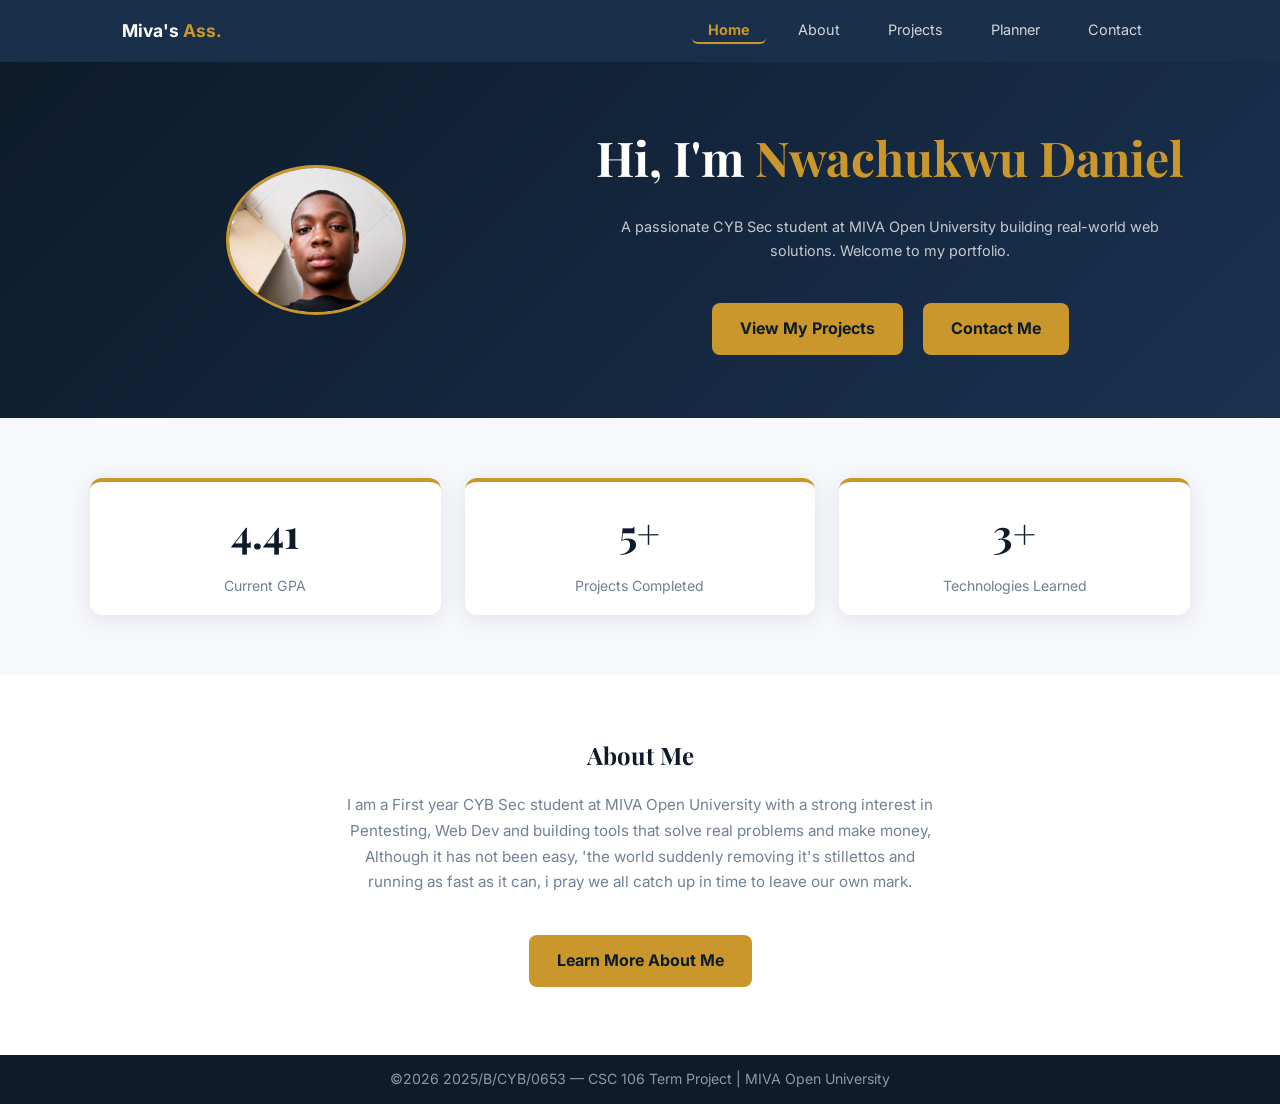
<file: index.html>
<!DOCTYPE html>
<html lang="en">
<head>
  <meta charset="UTF-8" />
  <meta name="viewport" content="width=device-width, initial-scale=1.0" />
  <title>Miva's Ass</title>
  <link rel="stylesheet" href="styles.css" />
</head>
<body>

  <nav>
    <div class="nav-inner">
      <a href="index.html" class="nav-logo">Miva's <span>Ass.</span></a>

      <button class="nav-toggle" id="navToggle" aria-label="Toggle menu">
      ☰
    </button>

      <ul class="nav-links" id="navLinks">
        <li><a href="index.html">Home</a></li>
        <li><a href="about.html">About</a></li>
        <li><a href="projects.html">Projects</a></li>
        <li><a href="planner.html">Planner</a></li>
        <li><a href="contact.html">Contact</a></li>
      </ul>
    </div>
  </nav>
<header class="hero">
    <div class="hero-inner">
      <img 
        src="photo.jpg" 
        alt="My mother's child"
        class="hero-photo"
      />
      <div class="hero-content">
        <h1>Hi, I'm <span>Nwachukwu Daniel</span></h1>
        <p>A passionate CYB Sec student at MIVA Open University
           building real-world web solutions. Welcome to my portfolio.</p>
        <a href="projects.html" class="btn">View My Projects</a>
        <a href="contact.html" class="btn">Contact Me</a>
      </div>
    </div>
  </header>
  <main>
    <section class="stats">
      <div class="container">
        <div class="stats-grid">

          <div class="stat-card">
            <div class="number">4.41</div>
            <div class="label">Current GPA</div>
          </div>

          <div class="stat-card">
            <div class="number">5+</div>
            <div class="label">Projects Completed</div>
          </div>

          <div class="stat-card">
            <div class="number">3+</div>
            <div class="label">Technologies Learned</div>
          </div>

        </div>
      </div>
    </section>
    <section class="bio">
      <div class="container">
        <h2>About Me</h2>
        <p>
          I am a First year CYB Sec student at MIVA Open University 
          with a strong interest in Pentesting, Web Dev and building tools that 
          solve real problems and make money, Although it has not been easy, 'the world suddenly removing it's stillettos and running as fast as it can, i pray we all catch up in time to leave our own mark. 
        </p>
        <a href="about.html" class="btn">Learn More About Me</a>
      </div>
    </section>
  </main>
  <footer>
    <p>&copy;2026 2025/B/CYB/0653 — CSC 106 Term Project | MIVA Open University</p>
  </footer>
  <script src="main.js"></script>
</body>
</html>
</file>
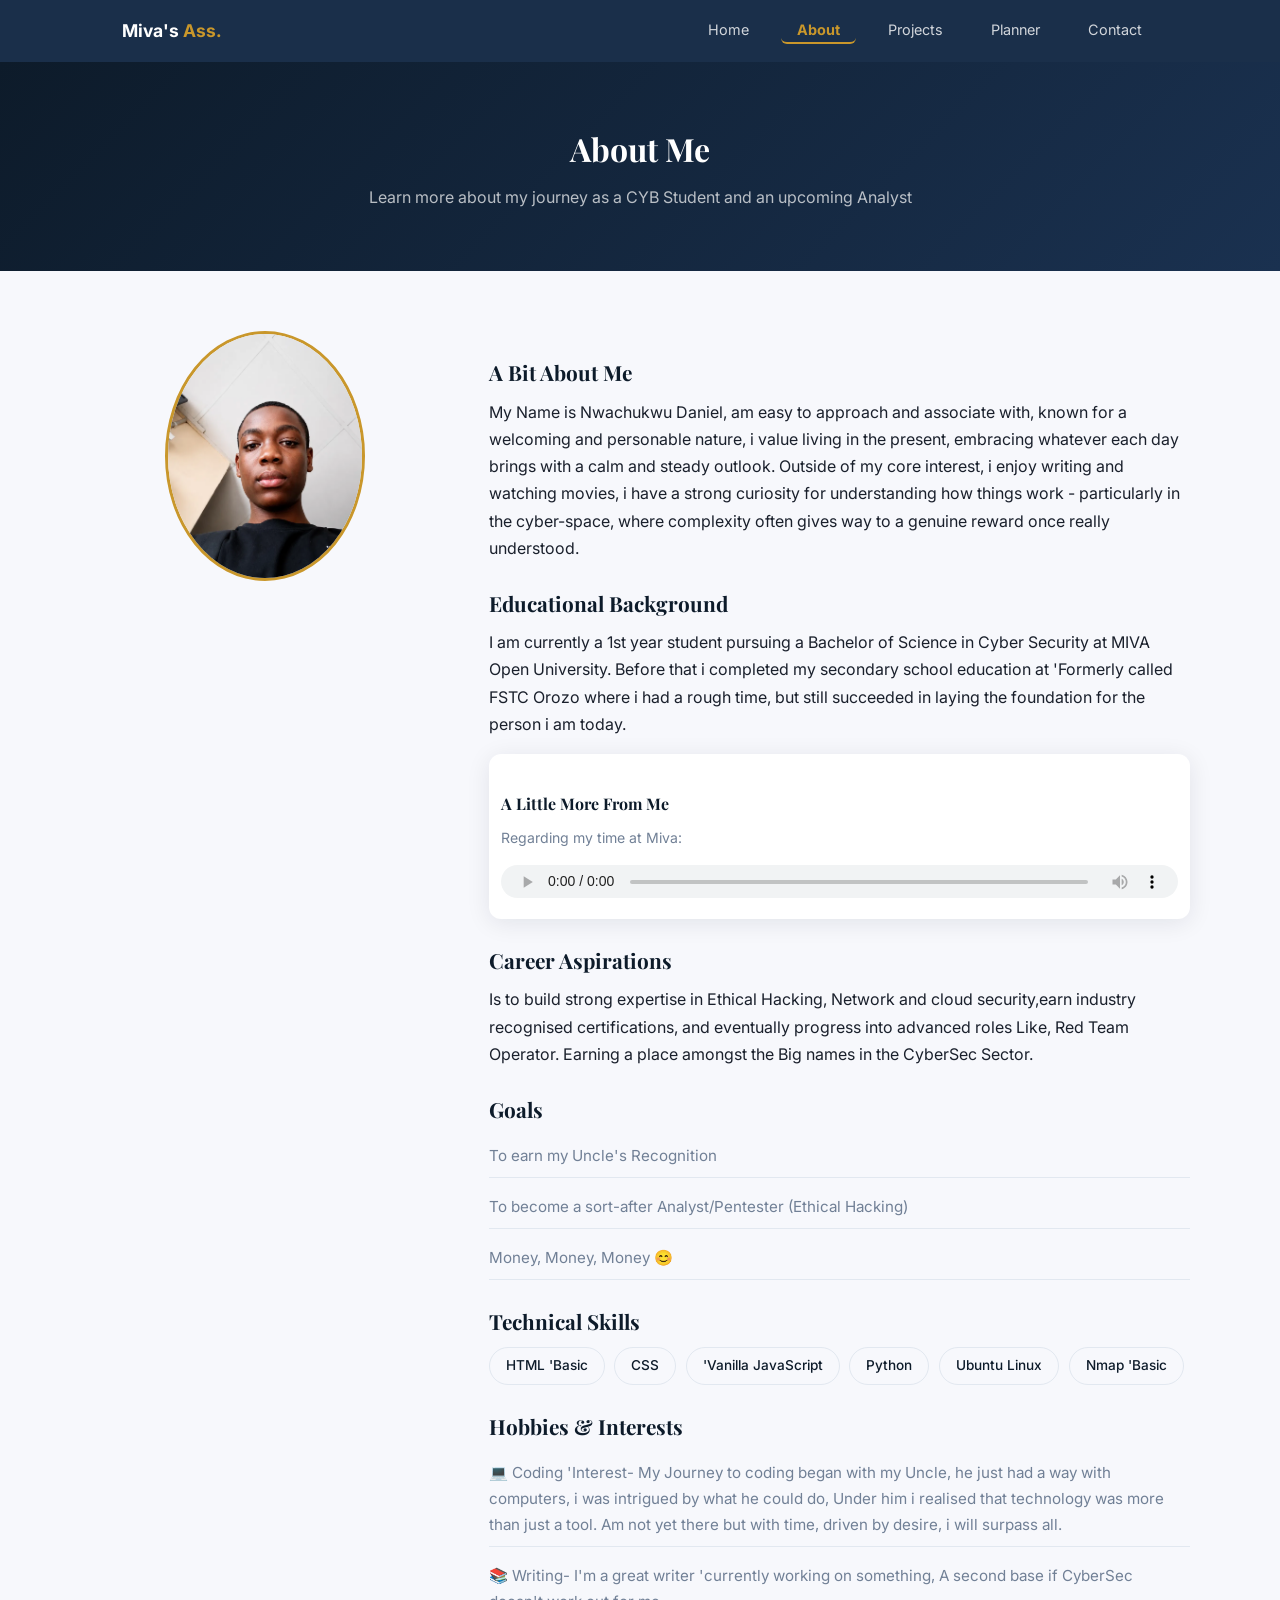
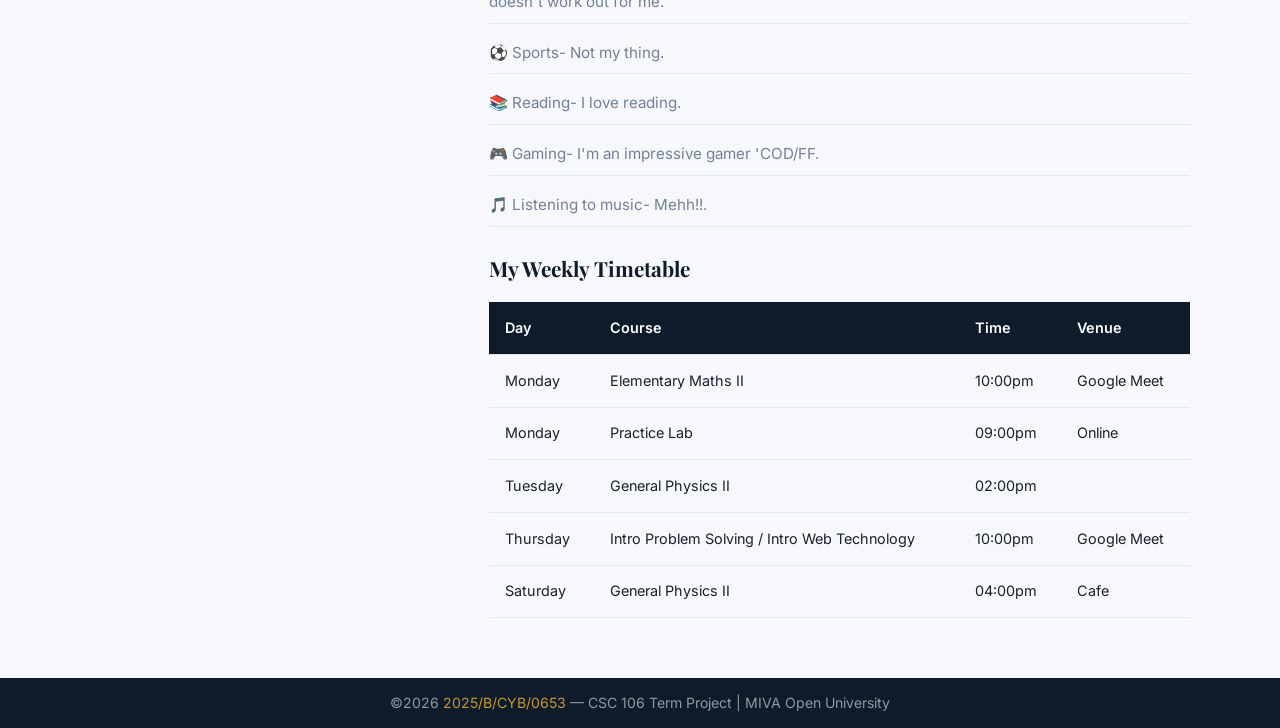
<file: about.html>
<!DOCTYPE html>
<html lang="en">
<head>
  <meta charset="UTF-8" />
  <meta name="viewport" content="width=device-width, initial-scale=1.0" />
  <title>About Me | 2025/B/CYB/0653</title>
  <link rel="stylesheet" href="styles.css" />
</head>
<body>

  <nav>
    <div class="nav-inner">
      <a href="index.html" class="nav-logo">Miva's <span>Ass.</span></a>

       <button class="nav-toggle" id="navToggle" aria-label="Toggle menu">
      ☰
    </button>

      <ul class="nav-links" id="navLinks">
        <li><a href="index.html">Home</a></li>
        <li><a href="about.html">About</a></li>
        <li><a href="projects.html">Projects</a></li>
        <li><a href="planner.html">Planner</a></li>
        <li><a href="contact.html">Contact</a></li>
      </ul>
    </div>
  </nav>
  <header class="page-hero">
    <div class="container">
      <h1>About Me</h1>
      <p>Learn more about my journey as a CYB Student and an upcoming Analyst</p>
    </div>
  </header>
  <main>
    <section class="about-section">
      <div class="container">
        <div class="about-grid">

          <!-- Your Photo -->
          <div class="about-photo-side">
            <img 
              src="photo.jpg" 
              alt="My Mother's Child"
              class="about-photo"
            />
          </div>

          <!-- Your Info -->
          <div class="about-info">

            <h2> A Bit About Me </h2>
            <p>
              My Name is Nwachukwu Daniel, am easy to approach and associate with, known for a welcoming and personable nature, i value living in the present, embracing whatever each day brings with a calm and steady outlook. Outside of my core interest, i enjoy writing and watching movies, i have a strong curiosity for understanding how things work - particularly in the cyber-space, where complexity often gives way to a genuine reward once really understood.
            </p>

            <h2>Educational Background</h2>
            <p>
              I am currently a 1st year student pursuing a Bachelor of 
              Science in Cyber Security at MIVA Open University. Before that i completed my secondary school education at 'Formerly called FSTC Orozo where i had a rough time, but still succeeded in laying the foundation for the person i am today.
            </p>
            <div class="audio-section">
              <h2>A Little More From Me</h2>
              <p>Regarding my time at Miva:</p>
              <audio controls>
                <source src="audio.m4a" type="audio/mp4" />
                Your browser does not support the audio element.
              </audio>
            </div>

            <h2>Career Aspirations</h2>
            <p>
              Is to build strong expertise in Ethical Hacking, Network and cloud security,earn industry recognised certifications, and eventually progress into advanced roles Like, Red Team Operator. 
              Earning a place amongst the Big names in the CyberSec Sector.
            </p>

           <h2>Goals</h2>
<ul class="hobby-list">
  <li>To earn my Uncle's Recognition</li>
  <li>To become a sort-after Analyst/Pentester (Ethical Hacking)</li>
  <li>Money, Money, Money 😊</li>
</ul>

           <h2>Technical Skills</h2>
            <ul class="skills-list">
              <li class="skill-tag">HTML 'Basic</li>
              <li class="skill-tag">CSS</li>
              <li class="skill-tag">'Vanilla JavaScript</li>
              <li class="skill-tag">Python</li>
              <li class="skill-tag">Ubuntu Linux</li>
              <li class="skill-tag">Nmap 'Basic </li>
            </ul>

            <h2>Hobbies & Interests</h2>
            <ul class="hobby-list">
              <li>💻 Coding 'Interest- My Journey to coding began with my Uncle, he just had a way with computers, i was intrigued by what he could do, Under him i realised that technology was more than just a tool. Am not yet there but with time, driven by desire, i will surpass all. </li>
              <li>📚 Writing- I'm a great writer 'currently working on something, A second base if CyberSec doesn't work out for me.</li>
              <li>⚽ Sports- Not my thing.</li>
              <li>📚 Reading- I love reading.</li>
              <li>🎮 Gaming- I'm an impressive gamer 'COD/FF. </li>
              <li>🎵 Listening to music- Mehh!!.</li>
            </ul>

            <h2>My Weekly Timetable</h2>
            <table class="achievements-table">
              <thead>
                <tr>
                  <th>Day</th>
                  <th>Course</th>
                  <th>Time</th>
                  <th>Venue</th>
                </tr>
              </thead>
              <tbody>
  <tr>
    <td>Monday</td>
    <td>Elementary Maths II</td>
    <td>10:00pm</td>
    <td>Google Meet</td>
  </tr>
  <tr>
    <td>Monday</td>
    <td>Practice Lab</td>
    <td>09:00pm</td>
    <td>Online</td>
  </tr>
  <tr>
    <td>Tuesday</td>
    <td>General Physics II</td>
    <td>02:00pm</td>
    <td></td>
  </tr>
  <tr>
    <td>Thursday</td>
    <td>Intro Problem Solving / Intro Web Technology</td>
    <td>10:00pm</td>
    <td>Google Meet</td>
  </tr>
  <tr>
    <td>Saturday</td>
    <td>General Physics II</td>
    <td>04:00pm</td>
    <td>Cafe</td>
  </tr>
</tbody>
            </table>

          </div>

        </div>
      </div>
    </section>
  </main>

  <footer>
    <p>&copy;2026 <span>2025/B/CYB/0653</span> — CSC 106 Term Project | MIVA Open University</p>
  </footer>

  <script src="main.js"></script>
</body>
</html>
</file>
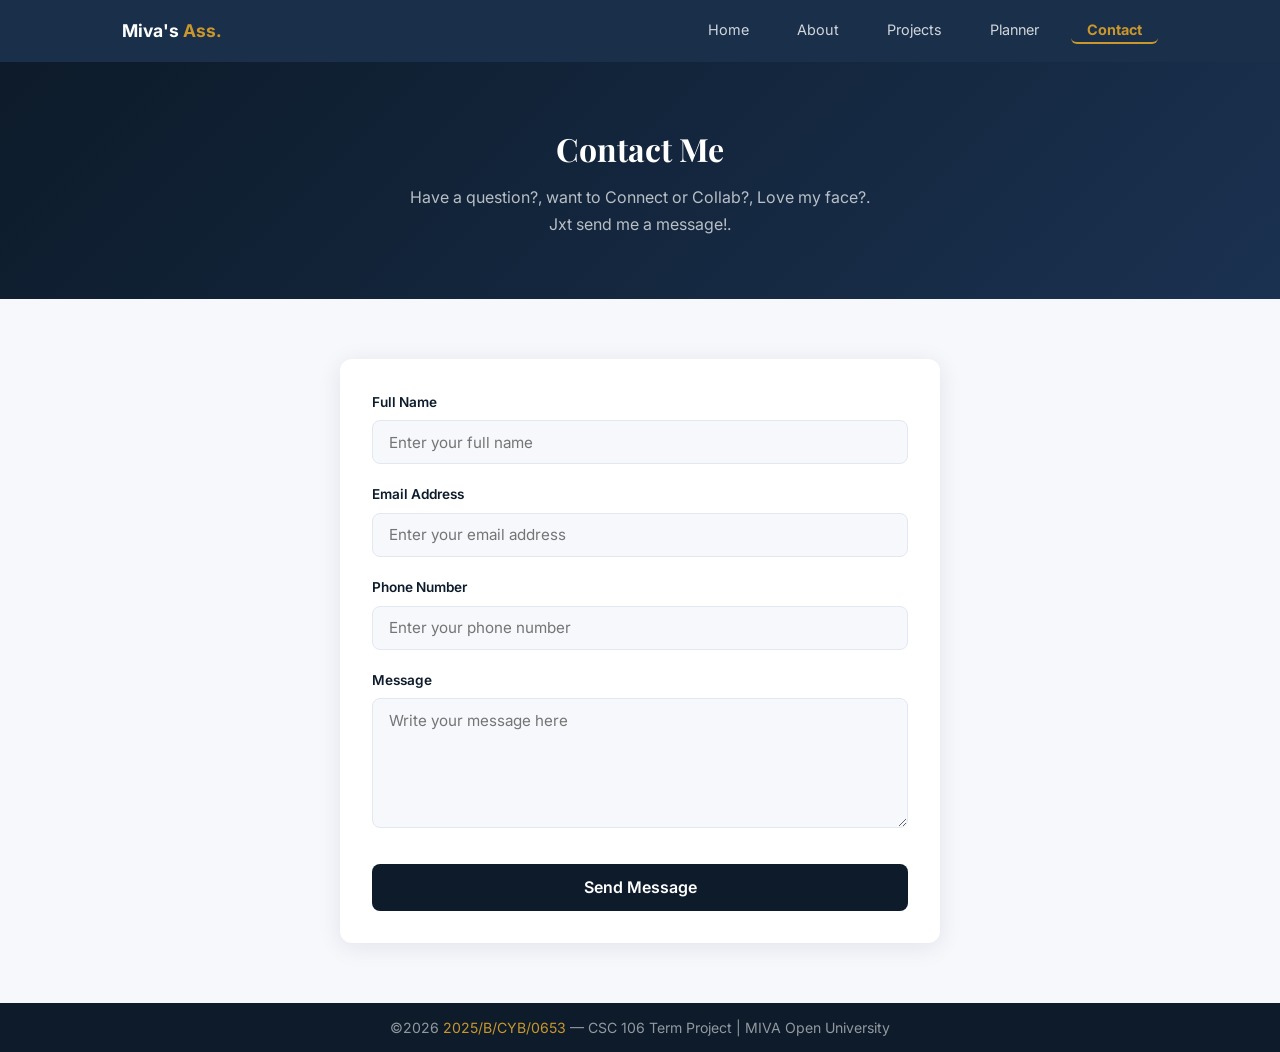
<file: contact.html>
<!DOCTYPE html>
<html lang="en">
<head>
  <meta charset="UTF-8" />
  <meta name="viewport" content="width=device-width, initial-scale=1.0" />
  <title>Contact | 2025/B/CYB/0653</title>
  <link rel="stylesheet" href="styles.css" />
</head>
<body>

  <nav>
    <div class="nav-inner">
      <a href="index.html" class="nav-logo">Miva's <span>Ass.</span></a>

       <button class="nav-toggle" id="navToggle" aria-label="Toggle menu">
      ☰
    </button>

      <ul class="nav-links" id="navLinks">
        <li><a href="index.html">Home</a></li>
        <li><a href="about.html">About</a></li>
        <li><a href="projects.html">Projects</a></li>
        <li><a href="planner.html">Planner</a></li>
        <li><a href="contact.html">Contact</a></li>
      </ul>
    </div>
  </nav>

  <header class="page-hero">
    <div class="container">
      <h1>Contact Me</h1>
      <p>Have a question?, want to Connect or Collab?, Love my face?.</p>
      <p>Jxt send me a message!.</p>
    </div>
  </header>

  <main>
    <section class="contact-section">
      <div class="container">

        <form id="contactForm" class="contact-form">

          <!-- Name -->
          <div class="form-group">
            <label for="name">Full Name</label>
            <input 
              type="text" 
              id="name" 
              placeholder="Enter your full name"
              autocomplete="name"
            />
            <p class="error-msg" id="nameError"></p>
          </div>

          <!-- Email -->
          <div class="form-group">
            <label for="email">Email Address</label>
            <input 
              type="text" 
              id="email" 
              placeholder="Enter your email address"
              autocomplete="email"
            />
            <p class="error-msg" id="emailError"></p>
          </div>

          <!-- Phone -->
          <div class="form-group">
            <label for="phone">Phone Number</label>
            <input 
              type="text" 
              id="phone" 
              placeholder="Enter your phone number"
              autocomplete="tel"
            />
            <p class="error-msg" id="phoneError"></p>
          </div>

          <!-- Message -->
          <div class="form-group">
            <label for="message">Message</label>
            <textarea 
              id="message" 
              placeholder="Write your message here"
            ></textarea>
            <p class="error-msg" id="messageError"></p>
          </div>

          <!-- Submit -->
          <button type="submit" class="submit-btn">
            Send Message
          </button>

          <!-- Success Message -->
          <p class="form-success" id="formSuccess">
            ✅ Message sent successfully!
          </p>

        </form>
      </div>
    </section>
  </main>

  <footer>
    <p>&copy;2026 <span>2025/B/CYB/0653</span> — CSC 106 Term Project | MIVA Open University</p>
  </footer>

  <script src="main.js"></script>
</body>
</html>
</file>
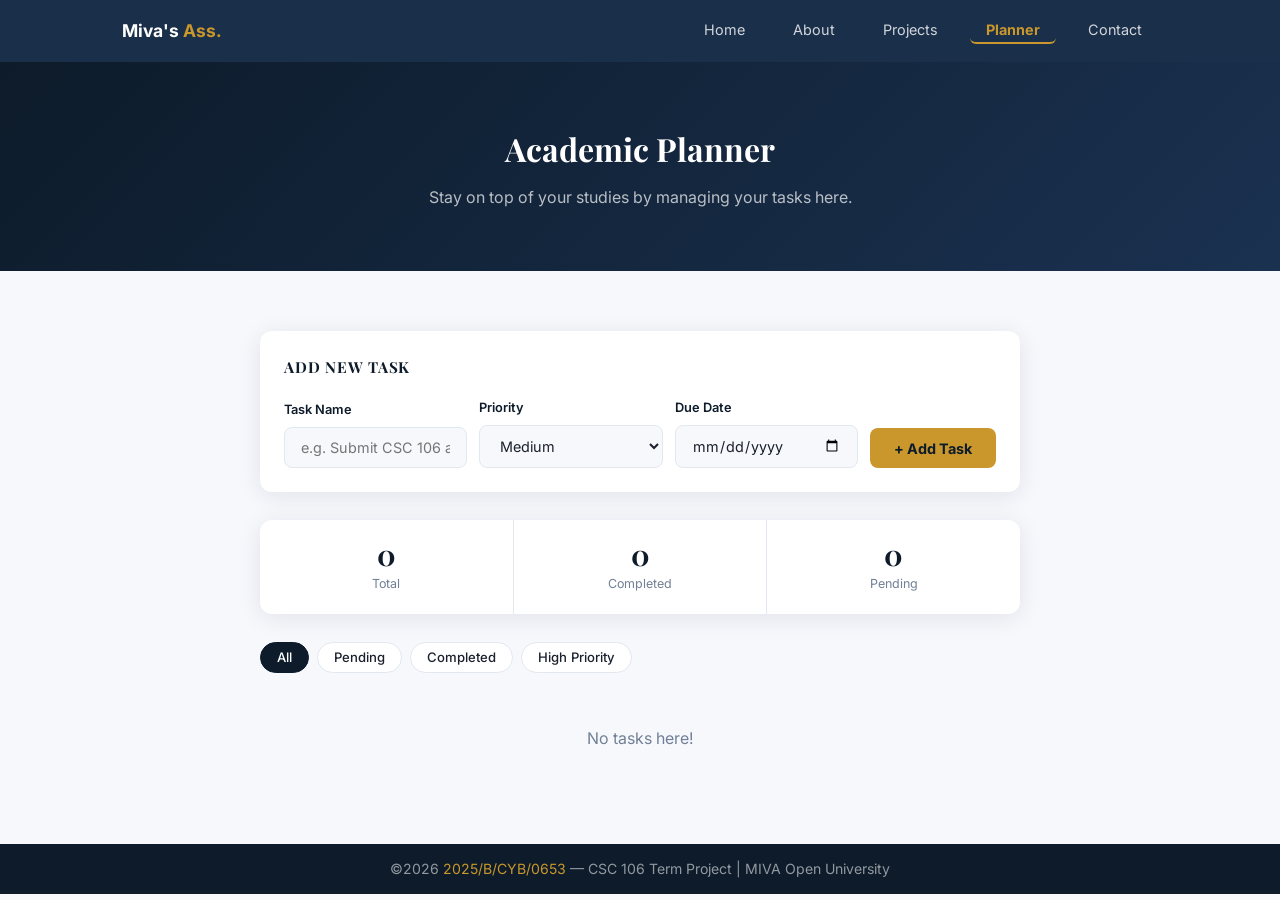
<file: planner.html>
<!DOCTYPE html>
<html lang="en">
<head>
  <meta charset="UTF-8" />
  <meta name="viewport" content="width=device-width, initial-scale=1.0" />
  <title>Academic Planner | 2025/B/CYB/0653</title>
  <link rel="stylesheet" href="styles.css" />
</head>
<body>

  <nav>
    <div class="nav-inner">
      <a href="index.html" class="nav-logo">Miva's <span>Ass.</span></a>

       <button class="nav-toggle" id="navToggle" aria-label="Toggle menu">
      ☰
    </button>

      <ul class="nav-links" id="navLinks">
        <li><a href="index.html">Home</a></li>
        <li><a href="about.html">About</a></li>
        <li><a href="projects.html">Projects</a></li>
        <li><a href="planner.html">Planner</a></li>
        <li><a href="contact.html">Contact</a></li>
      </ul>
    </div>
  </nav>

  <header class="page-hero">
    <div class="container">
      <h1>Academic Planner</h1>
      <p>Stay on top of your studies by managing your tasks here.</p>
    </div>
  </header>

  <main>
    <section class="planner-section">
      <div class="container">
        <div class="planner-wrapper">

          <!-- Add Task Input -->
          <div class="planner-input-card">
            <h3>Add New Task</h3>
            <div class="input-row">
              <div>
                <label>Task Name</label>
                <input 
                  type="text" 
                  id="taskInput" 
                  placeholder="e.g. Submit CSC 106 assignment"
                />
              </div>
              <div>
                <label>Priority</label>
                <select id="prioritySelect">
                  <option value="high">High</option>
                  <option value="medium" selected>Medium</option>
                  <option value="low">Low</option>
                </select>
              </div>
              <div>
                <label>Due Date</label>
                <input 
                  type="date" 
                  id="dueDateInput"
                />
              </div>
              <button class="btn-add" id="addTaskBtn">
                + Add Task
              </button>
            </div>
          </div>

          <!-- Task Stats -->
          <div class="task-stats">
            <div class="task-stat">
              <div class="num" id="statTotal">0</div>
              <div class="lbl">Total</div>
            </div>
            <div class="task-stat">
              <div class="num" id="statDone">0</div>
              <div class="lbl">Completed</div>
            </div>
            <div class="task-stat">
              <div class="num" id="statPending">0</div>
              <div class="lbl">Pending</div>
            </div>
          </div>

          <!-- Filter Buttons -->
          <div class="planner-filters">
            <button class="filter-btn active" data-filter="all">All</button>
            <button class="filter-btn" data-filter="pending">Pending</button>
            <button class="filter-btn" data-filter="completed">Completed</button>
            <button class="filter-btn" data-filter="high">High Priority</button>
          </div>

          <!-- Task List -->
          <div id="taskList" class="task-list"></div>

        </div>
      </div>
    </section>
  </main>

  <footer>
    <p>&copy;2026 <span>2025/B/CYB/0653</span> — CSC 106 Term Project | MIVA Open University</p>
  </footer>

  <script src="main.js"></script>
</body>
</html>
</file>
<file: styles.css>
@import url('https://fonts.googleapis.com/css2?family=Playfair+Display:wght@400;600;700&family=Inter:wght@300;400;500;600&display=swap');
* {
  margin: 0;
  padding: 0;
  box-sizing: border-box;
}

body {
  font-family: 'Inter', sans-serif;
  background: #F7F8FC;
  color: #1A202C;
  line-height: 1.7;
}

a {
  text-decoration: none;
  color: inherit;
}
nav {
  background: #1A2F4A;
  position: sticky;
  top: 0;
  z-index: 1000;
}

.nav-inner {
  display: flex;
  justify-content: space-between;
  align-items: flex-start;
  padding: 1rem 2rem;
  max-width: 1100px;
  margin: 0 auto;
}

.nav-logo {
  font-size: 1.1rem;
  font-weight: 700;
  color: white;
  align-self: auto;
}

.nav-logo span {
  color: #C9972B;
}

.nav-links {
  display: flex;
  list-style: none;
  gap: 1rem;
}

.nav-toggle {
  display: none;
  background: none;
  border: none;
  color: white;
  font-size: 1.5rem;
  cursor: pointer;
  margin-left: auto;
  position: relative;
  top: -20px;
}

.nav-links a {
  color: rgba(255,255,255,0.8);
  padding: 0.5rem 1rem;
  border-radius: 6px;
  font-size: 0.9rem;
}

.nav-links a:hover {
  color: #C9972B;
}

@media (max-width: 768px) {
  .nav-toggle {
    display: block;
  }

  .nav-links {
    display: none;
    flex-direction: column;
    width: 100%;
    text-align: right;
    background: #1A2F4A;
    position: absolute;
    top: 100%;
    left: 0;
    padding: 2rem;
  }

  .nav-links.active {
    display: flex;
  }

  .nav-inner {
    position: relative;
  }
}

@media (max-width: 768px) {
  .nav-links {
    width: 100vw;
    left: 0;
    margin-left: calc(-50vw + 50%);
  }
}

.hero {
  background: linear-gradient(135deg, #0D1B2A, #1A3150);
  color: white;
  padding: 55px 2rem;
  text-align: center;
}

.hero-inner {
  max-width: 1100px;
  margin: 0 auto;
}

.hero h1 {
  font-size: 3rem;
  margin-bottom: 1rem;
}

.hero h1 span {
  color: #C9972B;
}

.hero p {
  font-size: 0.90rem;
  color: rgba(255,255,255,0.75);
  max-width: 600px;
  margin: 0 auto 2rem;
}

.btn {
  display: inline-block;
  padding: 0.75rem 1.75rem;
  background: #C9972B;
  color: #0D1B2A;
  border-radius: 8px;
  font-weight: 700;
  margin: 0.5rem;
  transition: all 0.3s ease;
}

.btn:hover {
  background: #E8B84B;
  transform: translateY(-2px);
}
h1, h2, h3 {
  font-family: 'Playfair Display', serif;
}
.stats {
  padding: 60px 2rem;
}

.container {
  max-width: 1100px;
  margin: 0 auto;
}

.stats-grid {
  display: grid;
  grid-template-columns: repeat(3, 1fr);
  gap: 1.5rem;
}

.stat-card {
  background: white;
  border-radius: 12px;
  padding: 1.1rem;
  text-align: center;
  box-shadow: 0 4px 24px rgba(13, 27, 42, 0.09);
  border-top: 4px solid #C9972B;
}

.stat-card .number {
  font-size: 2.5rem;
  font-weight: 700;
  color: #0D1B2A;
  font-family: 'Playfair Display', serif;
}

.stat-card .label {
  color: #718096;
  font-size: 0.88rem;
  margin-top: 0.4rem;
}
.bio {
  background: white;
  padding: 60px 2rem;
  text-align: center;
}

.bio h2 {
  color: #0D1B2A;
  margin-bottom: 1rem;
}

.bio p {
  color: #718096;
  max-width: 600px;
  margin: 0 auto 2rem;
  font-size: 0.95rem;
}

footer {
  background: #0D1B2A;
  color: rgba(255,255,255,0.55);
  text-align: center;
  padding: 0.80rem;
  font-size: 0.88rem;
}

footer span {
  color: #C9972B;
}
.page-hero {
  background: linear-gradient(135deg, #0D1B2A, #1A3150);
  color: white;
  padding: 60px 2rem;
  text-align: center;
}

.page-hero h1 {
  color: white;
  margin-bottom: 0.5rem;
}

.page-hero p {
  color: rgba(255,255,255,0.7);
}
.about-section {
  padding: 60px 2rem;
}

.about-grid {
  display: grid;
  grid-template-columns: 1fr 2fr;
  gap: 3rem;
  align-items: start;
}

.about-photo {
  width: 200px;
  height: 250px;
  border-radius: 50%;
  border: 3px solid #C9972B;
  object-fit: cover;
  display: block;
  margin: 0 auto;
}

.about-info h2 {
  color: #0D1B2A;
  margin: 1.5rem 0 0.5rem;
  font-size: 1.3rem;
}

.skills-list {
  display: flex;
  flex-wrap: wrap;
  gap: 0.6rem;
  list-style: none;
  margin-top: 0.5rem;
}

.skill-tag {
  background: #F7F8FC;
  color: #0D1B2A;
  padding: 0.4rem 1rem;
  border-radius: 50px;
  font-size: 0.85rem;
  font-weight: 500;
  border: 1px solid #E2E8F0;
}

.hobby-list {
  list-style: none;
  margin-top: 0.5rem;
  display: flex;
  flex-direction: column;
  gap: 0.5rem;
}

.hobby-list li {
  font-size: 0.95rem;
  color: #718096;
  padding: 0.5rem 0;
  border-bottom: 1px solid #E2E8F0;
}
.achievements-table {
  width: 100%;
  border-collapse: collapse;
  margin-top: 1rem;
  font-size: 0.9rem;
}

.achievements-table th,
.achievements-table td {
  padding: 0.85rem 1rem;
  text-align: left;
  border-bottom: 1px solid #E2E8F0;
}

.achievements-table th {
  background: #0D1B2A;
  color: white;
  font-weight: 600;
}

.achievements-table tbody tr:hover td {
  background: rgba(201, 151, 43, 0.05);
}
.projects-list {
  list-style: none;
  display: flex;
  flex-direction: column;
  gap: 1rem;
}

.project-list-item {
  background: white;
  border-radius: 10px;
  padding: 1.25rem;
  display: flex;
  flex-direction: column;
  align-items: center;
  gap: 1rem;
  box-shadow: 0 2px 12px rgba(13, 27, 42, 0.07);
  transition: all 0.3s ease;
  border-left: 4px solid #C9972B;
}

.project-list-item:hover {
  transform: translateX(4px);
}

.project-icon {
  font-size: 2rem;
  flex-shrink: 0;
}

.project-details {
  flex: 1;
}

.project-details h3 {
  color: #0D1B2A;
  font-size: 1rem;
  margin-bottom: 0.3rem;
  min-height: 2.4rem;
  display: flex;
  align-items: center;
  justify-content: center;
}

.project-details p {
  color: #718096;
  font-size: 0.82rem;
  margin-bottom: 0.5rem;
  min-height: 3.6rem;
  max-width: 444px; /* forces earlier wrapping */
  margin-left: auto;
  margin-right: auto;
  display: flex;
  align-items: center;
  justify-content: center;
  text-align: center;
}

.project-tags {
  min-height: 2rem; /* keeps tag row aligned even if it wraps */
  display: flex;
  align-items: center;
  justify-content: center;
  flex-wrap: wrap;
  gap: 0.5rem;
}

.planner-section {
  padding: 60px 2rem;
}

.link-btn {
  display: inline-block;
  background: #D6EAF8;
  color: #0D1B2A;
  padding: 0.5rem 1.2rem;
  border-radius: 8px;
  font-size: 0.88rem;
  font-weight: 600;
  text-decoration: none;
  transition: all 0.3s ease;
  margin-top: 0.5rem;
}

.link-btn:hover {
  background: #AED6F1;
}

.planner-wrapper {
  max-width: 760px;
  margin: 0 auto;
}

.planner-input-card {
  background: white;
  padding: 1.5rem;
  border-radius: 12px;
  box-shadow: 0 4px 24px rgba(13, 27, 42, 0.09);
  margin-bottom: 1.75rem;
}

.planner-input-card h3 {
  color: #0D1B2A;
  font-size: 0.95rem;
  margin-bottom: 1rem;
  text-transform: uppercase;
  letter-spacing: 0.05em;
}

.input-row {
  display: grid;
  grid-template-columns: 1fr 1fr 1fr auto;
  gap: 0.75rem;
  align-items: end;
}

.input-row label {
  display: block;
  font-size: 0.8rem;
  font-weight: 600;
  color: #0D1B2A;
  margin-bottom: 0.35rem;
}

.input-row input,
.input-row select {
  width: 100%;
  padding: 0.7rem 1rem;
  border: 1.5px solid #E2E8F0;
  border-radius: 8px;
  font-family: 'Inter', sans-serif;
  font-size: 0.9rem;
  color: #1A202C;
  background: #F7F8FC;
}

.input-row input:focus,
.input-row select:focus {
  outline: none;
  border-color: #C9972B;
  background: white;
}

.btn-add {
  background: #C9972B;
  color: #0D1B2A;
  border: none;
  padding: 0.72rem 1.5rem;
  border-radius: 8px;
  font-family: 'Inter', sans-serif;
  font-weight: 700;
  font-size: 0.9rem;
  cursor: pointer;
  transition: all 0.3s ease;
  white-space: nowrap;
}

.btn-add:hover {
  background: #E8B84B;
  transform: translateY(-1px);
}

.task-stats {
  display: flex;
  background: white;
  border-radius: 12px;
  box-shadow: 0 4px 24px rgba(13, 27, 42, 0.09);
  overflow: hidden;
  margin-bottom: 1.75rem;
}

.task-stat {
  flex: 1;
  text-align: center;
  padding: 1.25rem;
  border-right: 1px solid #E2E8F0;
}

.task-stat:last-child {
  border-right: none;
}

.task-stat .num {
  font-size: 1.8rem;
  font-weight: 700;
  color: #0D1B2A;
  font-family: 'Playfair Display', serif;
  line-height: 1;
}

.task-stat .lbl {
  font-size: 0.78rem;
  color: #718096;
  margin-top: 0.25rem;
}

.planner-filters {
  display: flex;
  gap: 0.5rem;
  margin-bottom: 1.25rem;
  flex-wrap: wrap;
}

.filter-btn {
  padding: 0.4rem 1rem;
  border-radius: 50px;
  border: 1.5px solid #E2E8F0;
  background: white;
  font-size: 0.82rem;
  font-weight: 500;
  cursor: pointer;
  transition: all 0.3s ease;
  color: #1A202C;
  font-family: 'Inter', sans-serif;
}

.filter-btn.active,
.filter-btn:hover {
  background: #0D1B2A;
  color: white;
  border-color: #0D1B2A;
}

.task-list {
  display: flex;
  flex-direction: column;
  gap: 0.65rem;
}

.task-item {
  background: white;
  border-radius: 10px;
  padding: 1rem 1.2rem;
  display: flex;
  align-items: center;
  gap: 0.9rem;
  box-shadow: 0 2px 12px rgba(13, 27, 42, 0.07);
  transition: all 0.3s ease;
  border-left: 4px solid #E2E8F0;
}

.task-item.priority-high   { border-left-color: #E53E3E; }
.task-item.priority-medium { border-left-color: #C9972B; }
.task-item.priority-low    { border-left-color: #63b3ed; }
.task-item.completed       { opacity: 0.68; }

.task-checkbox {
  width: 18px;
  height: 18px;
  cursor: pointer;
  accent-color: #38A169;
  flex-shrink: 0;
}

.task-content { flex: 1; }

.task-text {
  font-weight: 500;
  color: #1A202C;
  font-size: 0.95rem;
}

.task-item.completed .task-text {
  text-decoration: line-through;
  color: #718096;
}

.task-meta {
  font-size: 0.78rem;
  color: #718096;
  margin-top: 0.15rem;
}

.task-priority-badge {
  font-size: 0.68rem;
  font-weight: 700;
  padding: 0.2rem 0.5rem;
  border-radius: 4px;
  text-transform: uppercase;
  letter-spacing: 0.06em;
  flex-shrink: 0;
}

.badge-high   { background: rgba(229,62,62,0.12);  color: #E53E3E; }
.badge-medium { background: rgba(201,151,43,0.14); color: #a07010; }
.badge-low    { background: rgba(99,179,237,0.16); color: #2b6cb0; }

.task-delete {
  background: none;
  border: none;
  color: #718096;
  cursor: pointer;
  padding: 0.3rem 0.4rem;
  border-radius: 4px;
  transition: all 0.3s ease;
  font-size: 1rem;
  flex-shrink: 0;
}

.task-delete:hover {
  color: #E53E3E;
  background: rgba(229,62,62,0.1);
}

.empty-state {
  text-align: center;
  padding: 3rem 2rem;
  color: #718096;
  background: white;
  border-radius: 12px;
  box-shadow: 0 2px 12px rgba(13, 27, 42, 0.07);
}

.empty-icon {
  font-size: 3rem;
  margin-bottom: 1rem;
}
.contact-section {
  padding: 60px 2rem;
}

.contact-form {
  max-width: 600px;
  margin: 0 auto;
  background: white;
  padding: 2rem;
  border-radius: 12px;
  box-shadow: 0 4px 24px rgba(13, 27, 42, 0.09);
}

.form-group {
  margin-bottom: 1.2rem;
}

.form-group label {
  display: block;
  font-size: 0.85rem;
  font-weight: 600;
  color: #0D1B2A;
  margin-bottom: 0.4rem;
}

.form-group input,
.form-group textarea {
  width: 100%;
  padding: 0.72rem 1rem;
  border: 1.5px solid #E2E8F0;
  border-radius: 8px;
  font-family: 'Inter', sans-serif;
  font-size: 0.95rem;
  color: #1A202C;
  background: #F7F8FC;
}

.form-group input:focus,
.form-group textarea:focus {
  outline: none;
  border-color: #C9972B;
  background: white;
}

.form-group input.error,
.form-group textarea.error {
  border-color: #E53E3E;
}

.form-group textarea {
  min-height: 130px;
  resize: vertical;
}

.error-msg {
  color: #E53E3E;
  font-size: 0.78rem;
  margin-top: 0.3rem;
  display: none;
}

.error-msg.visible {
  display: block;
}

.submit-btn {
  width: 100%;
  padding: 0.85rem;
  background: #0D1B2A;
  color: white;
  border: none;
  border-radius: 8px;
  font-family: 'Inter', sans-serif;
  font-size: 1rem;
  font-weight: 600;
  cursor: pointer;
  transition: all 0.3s ease;
  margin-top: 0.5rem;
}

.submit-btn:hover {
  background: #C9972B;
  color: #0D1B2A;
}

.form-success {
  display: none;
  background: rgba(56,161,105,0.1);
  border: 1px solid rgba(56,161,105,0.35);
  color: #38A169;
  padding: 1rem;
  border-radius: 8px;
  text-align: center;
  font-weight: 600;
  margin-top: 1rem;
}

.form-success.visible {
  display: block;
}
.audio-section {
  background: white;
  border-radius: 12px;
  padding: 0.77rem;
  box-shadow: 0 4px 24px rgba(13, 27, 42, 0.09);
  margin-top: 1rem;
}

.audio-section h2 {
  color: #0D1B2A;
  font-size: 1rem;
  margin-bottom: 0.5rem;
}

.audio-section p {
  color: #718096;
  font-size: 0.88rem;
  margin-bottom: 1rem;
}

.audio-section audio {
  width: 100%;
  height: 33px;
}
.hero-photo {
  width: 180px;
  height: 150px;
  border-radius: 50%;
  border: 3px solid #C9972B;
  object-fit: cover;
  display: block;
  margin: 0 auto;
}

.hero-inner {
  display: flex;
  align-items: center;
  gap: 3rem;
  max-width: 1100px;
  margin: 0 auto;
}
.project-img {
  width: 70%;
  height: 200px;
  object-fit: cover;
  border-radius: 8px 8px 0 0;
}

@media (max-width: 768px) {
  .nav-inner {
    flex-direction: column;
    gap: 0.75rem;
  }

  .nav-links {
    flex-wrap: wrap;
    justify-content: center;
    gap: 0.5rem;
  }

  .about-grid {
    grid-template-columns: 1fr;
  }

  .stats-grid {
    grid-template-columns: 1fr;
  }

  .input-row {
    grid-template-columns: 1fr;
  }

  .hero-inner {
    flex-direction: column;
    gap: 1.5rem;
    text-align: center;
  }

  .hero h1 {
    font-size: 2rem;
  }

  .project-img {
    width: 100%;
  }
}
</file>
